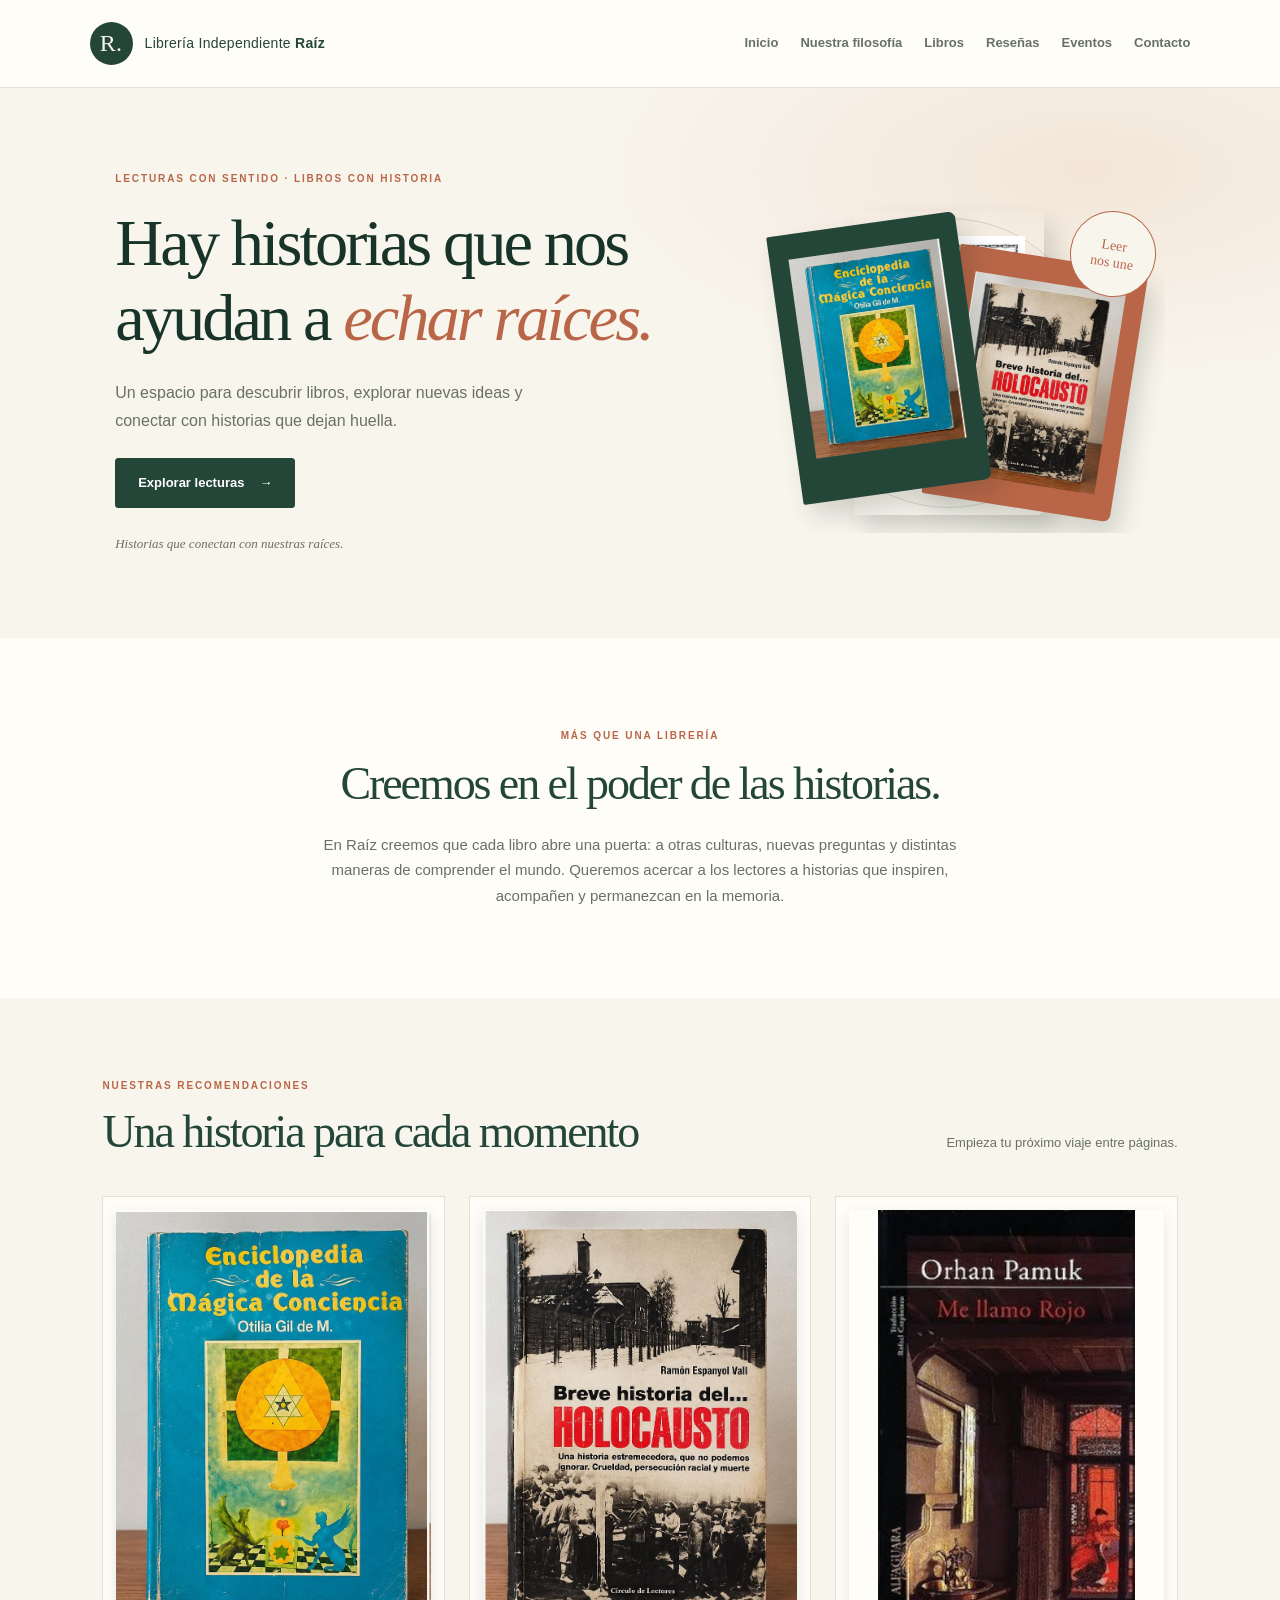
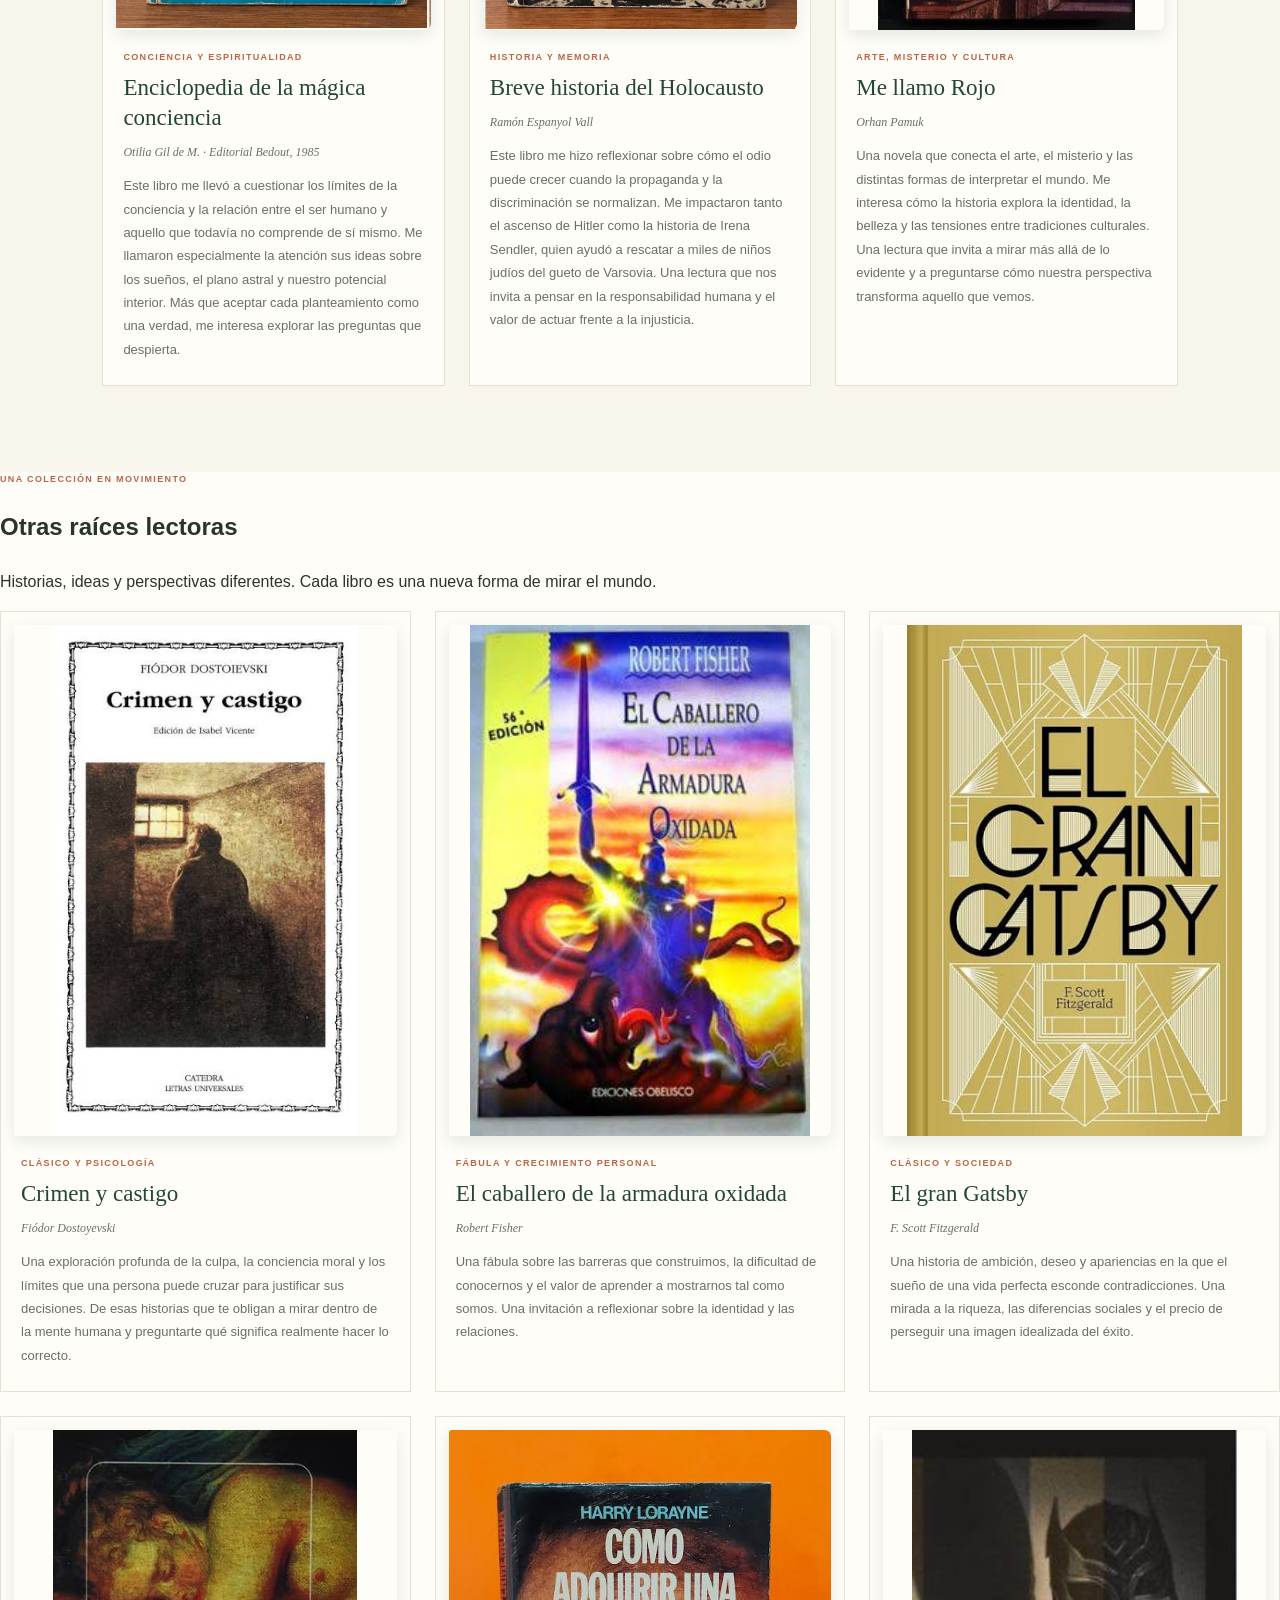
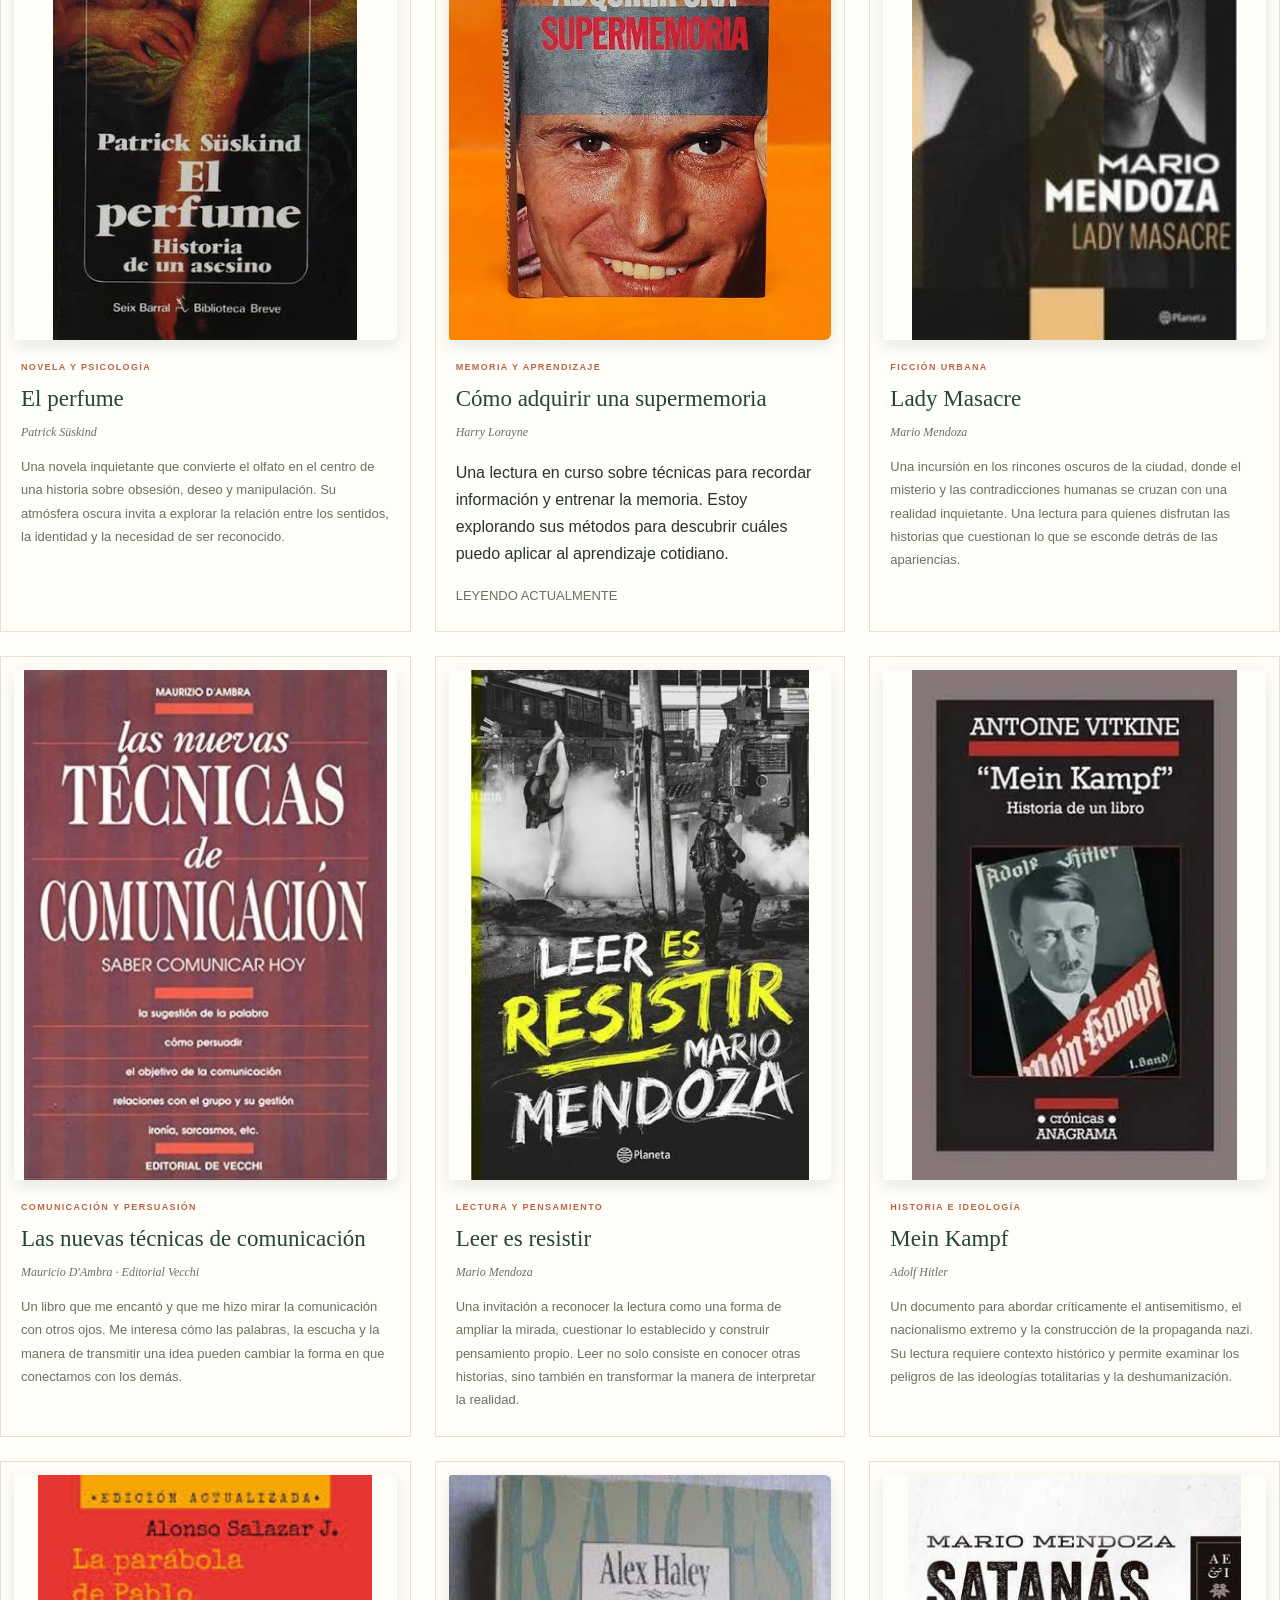
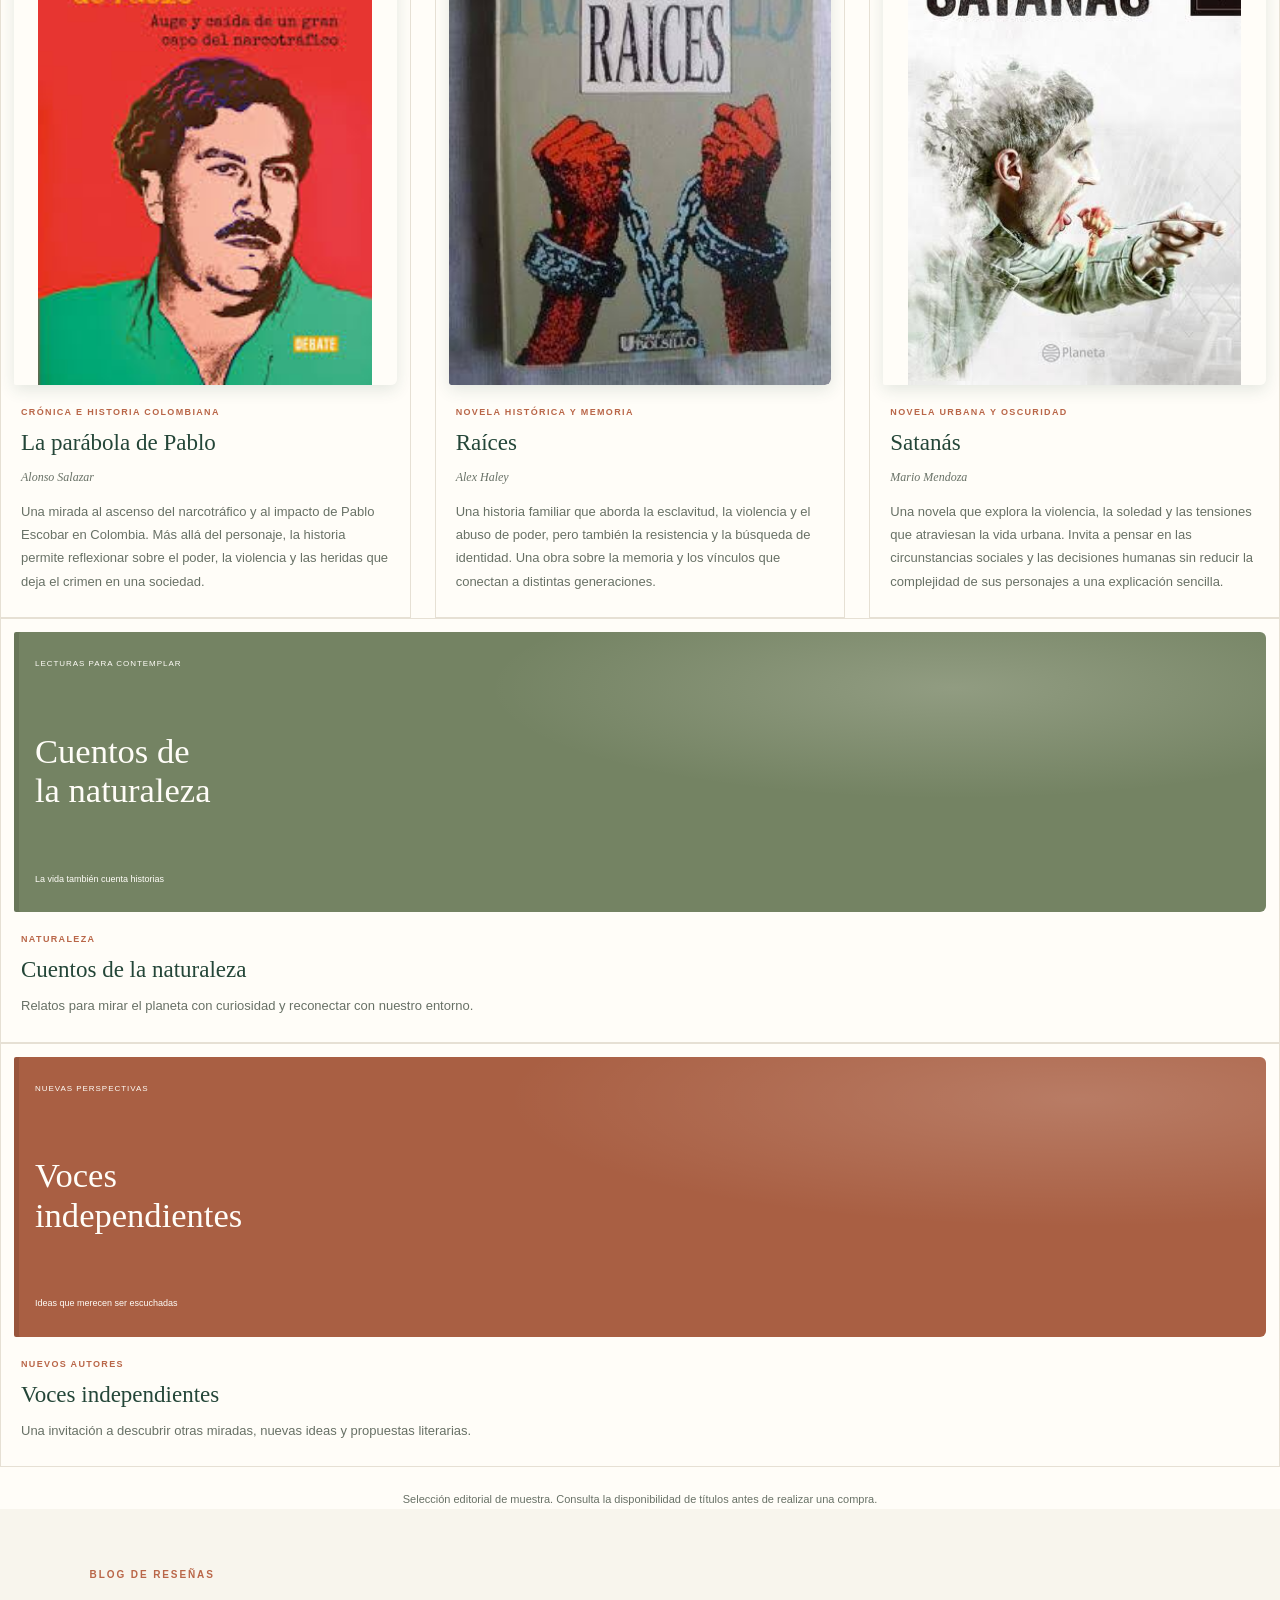
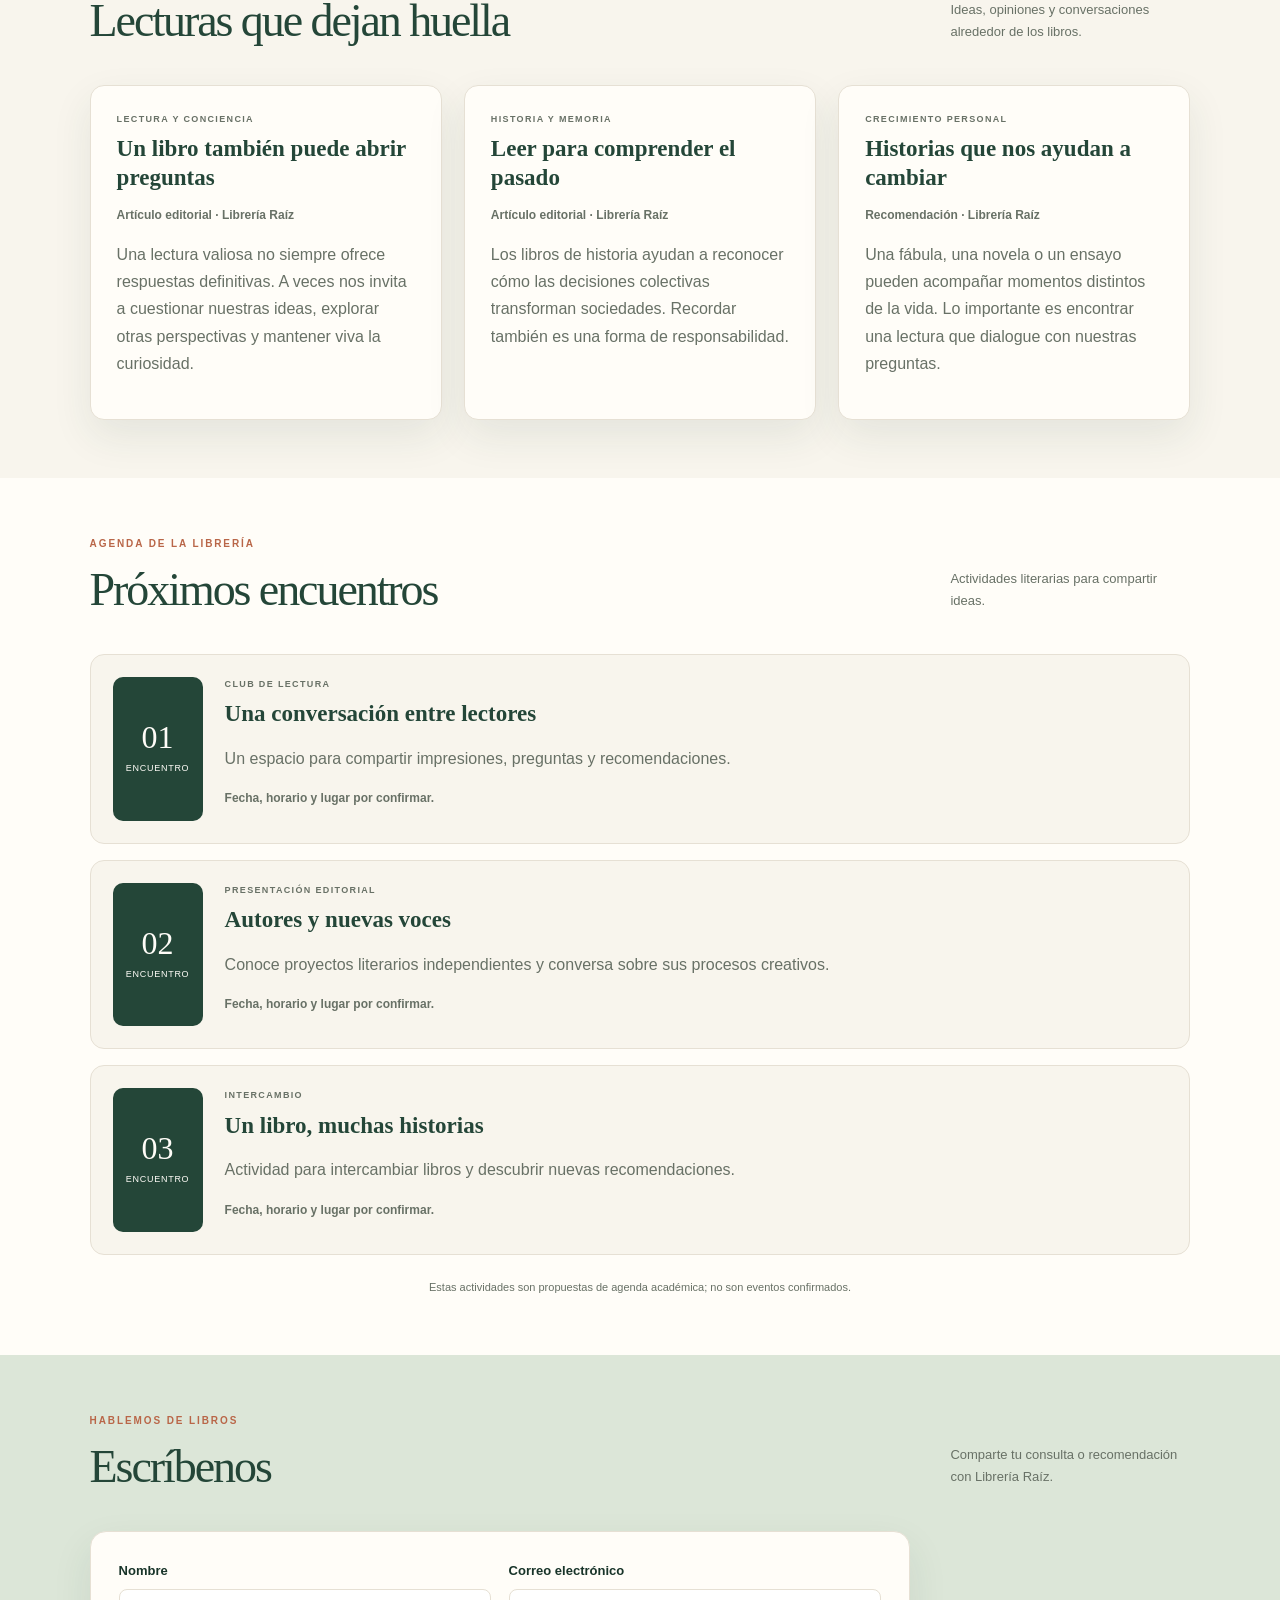
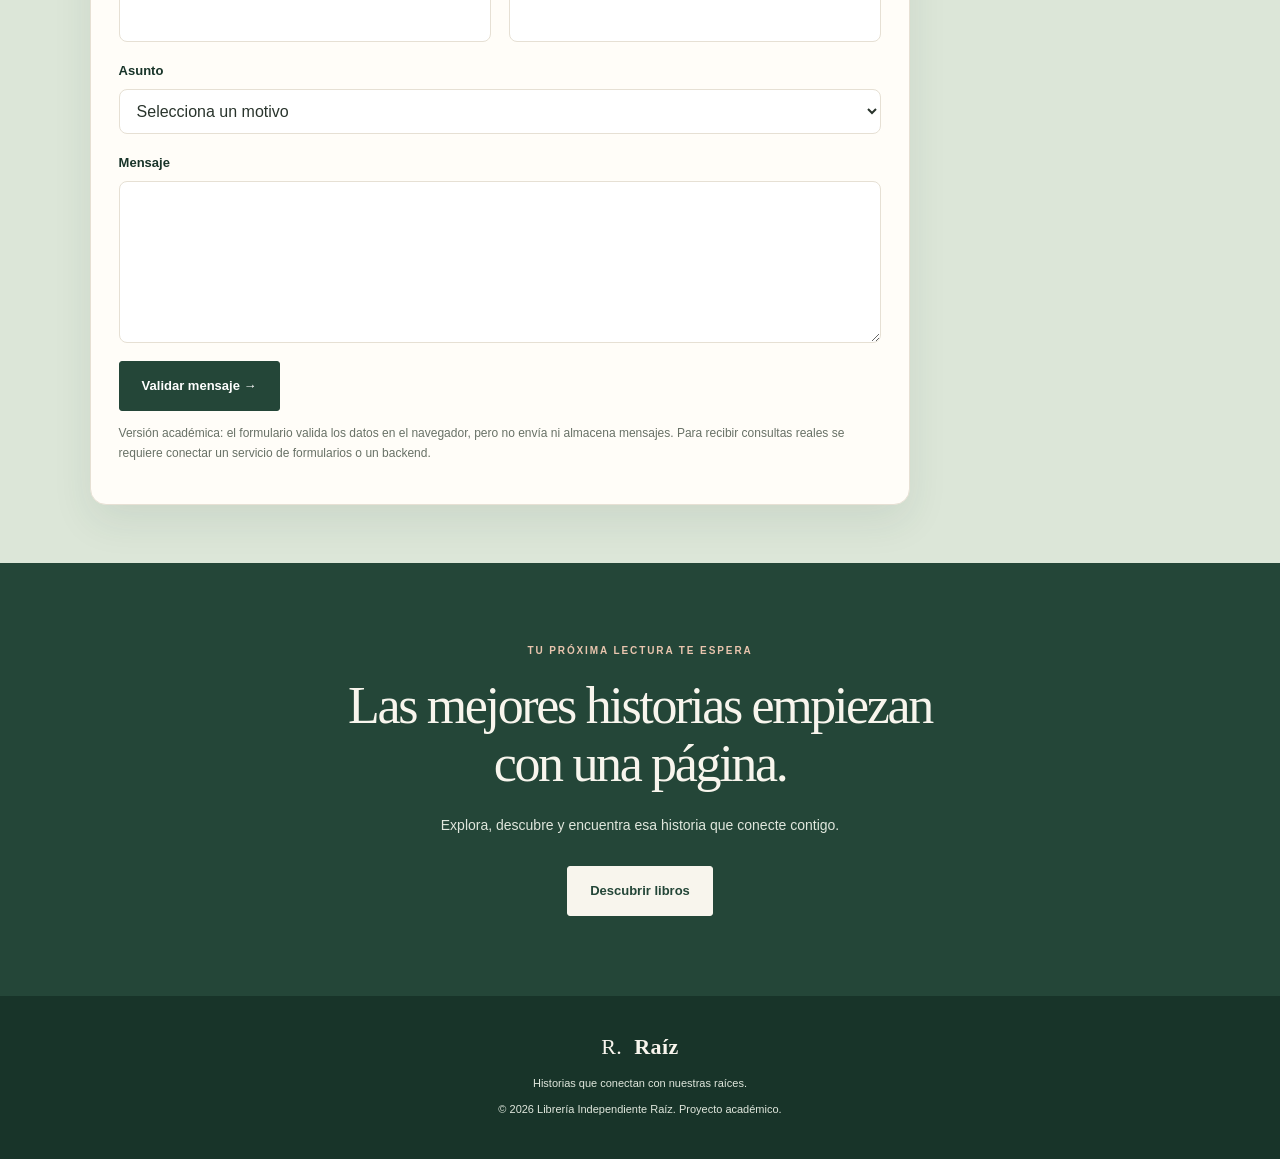
<file: index.html>
<!DOCTYPE html>

<html lang="es">
<head>
<meta charset="utf-8"/>
<meta content="width=device-width, initial-scale=1.0" name="viewport"/>
<meta content="Librería Independiente Raíz: historias, lecturas y autores para conectar con nuestras raíces." name="description"/>
<title>Librería Independiente Raíz</title>
<link href="css/estilos.css" rel="stylesheet"/>
</head>
<body id="inicio"><a class="salto-contenido" href="#contenido-principal">Saltar al contenido</a>
<header class="encabezado">
<a aria-label="Librería Raíz, inicio" class="marca" href="#inicio">
<span aria-hidden="true" class="marca-icono">R.</span>
<span>Librería Independiente <strong>Raíz</strong></span>
</a>
<nav aria-label="Navegación principal" class="navegacion">
<a href="#inicio">Inicio</a>
<a href="#nosotros">Nuestra filosofía</a>
<a href="#catalogo">Libros</a>
<a href="#blog">Reseñas</a><a href="#eventos">Eventos</a><a href="#contacto">Contacto</a>
</nav>
</header>
<main id="contenido-principal">
<section class="bienvenida">
<div class="bienvenida-contenido">
<p class="etiqueta">LECTURAS CON SENTIDO · LIBROS CON HISTORIA</p>
<h1>Hay historias que nos ayudan a <em>echar raíces.</em></h1>
<p class="texto-intro">
                    Un espacio para descubrir libros, explorar nuevas ideas
                    y conectar con historias que dejan huella.
                </p>
<a class="boton-principal" href="#catalogo">
                    Explorar lecturas <span aria-hidden="true">→</span>
</a>
<p class="lema">Historias que conectan con nuestras raíces.</p>
</div>
<div aria-label="Portadas de libros recomendados" class="ilustracion-libros">
<div class="libro-visual libro-uno">
<img alt="Portada de Enciclopedia de la mágica conciencia" src="img/enciclopedia-magica-conciencia.jpeg"/>
</div>
<div class="libro-visual libro-dos">
<img alt="Portada de Breve historia del Holocausto" src="img/breve-historia-holocausto.jpeg"/>
</div>
<div class="libro-visual libro-tres">
<img alt="Portada de Crimen y castigo, de Fiódor Dostoyevski" src="img/crimen-y-castigo.jpg"/>
</div>
<div class="sello">Leer<br/>nos une</div>
</div>
</section>
<section class="filosofia" id="nosotros">
<p class="etiqueta">MÁS QUE UNA LIBRERÍA</p>
<h2>Creemos en el poder de las historias.</h2>
<p>
                En Raíz creemos que cada libro abre una puerta: a otras culturas,
                nuevas preguntas y distintas maneras de comprender el mundo.
                Queremos acercar a los lectores a historias que inspiren,
                acompañen y permanezcan en la memoria.
            </p>
</section>
<section class="catalogo" id="catalogo">
<div class="titulo-seccion">
<div>
<p class="etiqueta">NUESTRAS RECOMENDACIONES</p>
<h2>Una historia para cada momento</h2>
</div>
<p>Empieza tu próximo viaje entre páginas.</p>
</div>
<div class="libros-grid">
<article class="libro">
<div class="portada">
<img alt="Portada de Enciclopedia de la mágica conciencia, de Otilia Gil de M." loading="lazy" src="img/enciclopedia-magica-conciencia.jpeg"/>
</div>
<div class="libro-info">
<p class="categoria">CONCIENCIA Y ESPIRITUALIDAD</p>
<h3>Enciclopedia de la mágica conciencia</h3>
<p class="autor">Otilia Gil de M. · Editorial Bedout, 1985</p>
<p>
                Este libro me llevó a cuestionar los límites de la conciencia
                y la relación entre el ser humano y aquello que todavía no
                comprende de sí mismo. Me llamaron especialmente la atención
                sus ideas sobre los sueños, el plano astral y nuestro potencial
                interior. Más que aceptar cada planteamiento como una verdad,
                me interesa explorar las preguntas que despierta.
            </p>
</div>
</article>
<article class="libro">
<div class="portada">
<img alt="Portada de Breve historia del Holocausto, de Ramón Espanyol Vall" loading="lazy" src="img/breve-historia-holocausto.jpeg"/>
</div>
<div class="libro-info">
<p class="categoria">HISTORIA Y MEMORIA</p>
<h3>Breve historia del Holocausto</h3>
<p class="autor">Ramón Espanyol Vall</p>
<p>
                Este libro me hizo reflexionar sobre cómo el odio puede crecer
                cuando la propaganda y la discriminación se normalizan. Me
                impactaron tanto el ascenso de Hitler como la historia de
                Irena Sendler, quien ayudó a rescatar a miles de niños judíos
                del gueto de Varsovia. Una lectura que nos invita a pensar
                en la responsabilidad humana y el valor de actuar frente
                a la injusticia.
            </p>
</div>
</article>
<article class="libro">
<div class="portada">
<img alt="Portada de Me llamo Rojo, de Orhan Pamuk" loading="lazy" src="img/me-llamo-rojo.jpg"/>
</div>
<div class="libro-info">
<p class="categoria">ARTE, MISTERIO Y CULTURA</p>
<h3>Me llamo Rojo</h3>
<p class="autor">Orhan Pamuk</p>
<p>
                Una novela que conecta el arte, el misterio y las distintas
                formas de interpretar el mundo. Me interesa cómo la historia
                explora la identidad, la belleza y las tensiones entre
                tradiciones culturales. Una lectura que invita a mirar más
                allá de lo evidente y a preguntarse cómo nuestra perspectiva
                transforma aquello que vemos.
            </p>
</div>
</article>
</div>
</section>
<section class="catalogo-secundario" id="otras-lecturas">
<div class="seccion-encabezado">
<p class="categoria">UNA COLECCIÓN EN MOVIMIENTO</p>
<h2>Otras raíces lectoras</h2>
<p>
            Historias, ideas y perspectivas diferentes.
            Cada libro es una nueva forma de mirar el mundo.
        </p>
</div>
<div class="libros-grid">
<article class="libro">
<div class="portada">
<img alt="Crimen y castigo, de Fiódor Dostoyevski" loading="lazy" src="img/crimen-y-castigo.jpg"/>
</div>
<div class="libro-info">
<p class="categoria">CLÁSICO Y PSICOLOGÍA</p>
<h3>Crimen y castigo</h3>
<p class="autor">Fiódor Dostoyevski</p>
<p>
                    Una exploración profunda de la culpa, la conciencia
                    moral y los límites que una persona puede cruzar
                    para justificar sus decisiones. De esas historias
                    que te obligan a mirar dentro de la mente humana
                    y preguntarte qué significa realmente hacer lo correcto.
                </p>
</div>
</article>
<article class="libro">
<div class="portada">
<img alt="El caballero de la armadura oxidada, de Robert Fisher" loading="lazy" src="img/el-caballero.jpg"/>
</div>
<div class="libro-info">
<p class="categoria">FÁBULA Y CRECIMIENTO PERSONAL</p>
<h3>El caballero de la armadura oxidada</h3>
<p class="autor">Robert Fisher</p>
<p>
                    Una fábula sobre las barreras que construimos,
                    la dificultad de conocernos y el valor de aprender
                    a mostrarnos tal como somos. Una invitación a
                    reflexionar sobre la identidad y las relaciones.
                </p>
</div>
</article>
<article class="libro">
<div class="portada">
<img alt="El gran Gatsby, de F. Scott Fitzgerald" loading="lazy" src="img/el-gran-gatsby.jpg"/>
</div>
<div class="libro-info">
<p class="categoria">CLÁSICO Y SOCIEDAD</p>
<h3>El gran Gatsby</h3>
<p class="autor">F. Scott Fitzgerald</p>
<p>
                    Una historia de ambición, deseo y apariencias
                    en la que el sueño de una vida perfecta esconde
                    contradicciones. Una mirada a la riqueza,
                    las diferencias sociales y el precio de perseguir
                    una imagen idealizada del éxito.
                </p>
</div>
</article>
<article class="libro">
<div class="portada">
<img alt="El perfume, de Patrick Süskind" loading="lazy" src="img/el-perfume.jpg"/>
</div>
<div class="libro-info">
<p class="categoria">NOVELA Y PSICOLOGÍA</p>
<h3>El perfume</h3>
<p class="autor">Patrick Süskind</p>
<p>
                    Una novela inquietante que convierte el olfato
                    en el centro de una historia sobre obsesión,
                    deseo y manipulación. Su atmósfera oscura invita
                    a explorar la relación entre los sentidos,
                    la identidad y la necesidad de ser reconocido.
                </p>
</div>
</article>
<article class="libro">
<div class="portada">
<img alt="Cómo adquirir una supermemoria, de Harry Lorayne" loading="lazy" src="img/harry-lorayne.jpg"/>
</div>
<div class="libro-info">
<p class="categoria">MEMORIA Y APRENDIZAJE</p>
<h3>Cómo adquirir una supermemoria</h3>
<p class="autor">Harry Lorayne</p>
<p>
                    Una lectura en curso sobre técnicas para recordar
                    información y entrenar la memoria. Estoy explorando
                    sus métodos para descubrir cuáles puedo aplicar
                    al aprendizaje cotidiano.
                </p>
<p class="estado-lectura">LEYENDO ACTUALMENTE</p>
</div>
</article>
<article class="libro">
<div class="portada">
<img alt="Lady Masacre, de Mario Mendoza" loading="lazy" src="img/lady-masacre.jpg"/>
</div>
<div class="libro-info">
<p class="categoria">FICCIÓN URBANA</p>
<h3>Lady Masacre</h3>
<p class="autor">Mario Mendoza</p>
<p>
                    Una incursión en los rincones oscuros de la ciudad,
                    donde el misterio y las contradicciones humanas
                    se cruzan con una realidad inquietante. Una lectura
                    para quienes disfrutan las historias que cuestionan
                    lo que se esconde detrás de las apariencias.
                </p>
</div>
</article>
<article class="libro">
<div class="portada">
<img alt="Las nuevas técnicas de comunicación, de Mauricio D'Ambra" loading="lazy" src="img/las-nuevas-tecnicas-de-comunicacion.jpg"/>
</div>
<div class="libro-info">
<p class="categoria">COMUNICACIÓN Y PERSUASIÓN</p>
<h3>Las nuevas técnicas de comunicación</h3>
<p class="autor">Mauricio D'Ambra · Editorial Vecchi</p>
<p>
                    Un libro que me encantó y que me hizo mirar
                    la comunicación con otros ojos. Me interesa
                    cómo las palabras, la escucha y la manera de
                    transmitir una idea pueden cambiar la forma
                    en que conectamos con los demás.
                </p>
</div>
</article>
<article class="libro">
<div class="portada">
<img alt="Leer es resistir, de Mario Mendoza" loading="lazy" src="img/leer-es-resistir.jpg"/>
</div>
<div class="libro-info">
<p class="categoria">LECTURA Y PENSAMIENTO</p>
<h3>Leer es resistir</h3>
<p class="autor">Mario Mendoza</p>
<p>
                    Una invitación a reconocer la lectura como una
                    forma de ampliar la mirada, cuestionar lo establecido
                    y construir pensamiento propio. Leer no solo
                    consiste en conocer otras historias, sino también
                    en transformar la manera de interpretar la realidad.
                </p>
</div>
</article>
<article class="libro">
<div class="portada">
<img alt="Mein Kampf, de Adolf Hitler" loading="lazy" src="img/mein-kampf.jpg"/>
</div>
<div class="libro-info">
<p class="categoria">HISTORIA E IDEOLOGÍA</p>
<h3>Mein Kampf</h3>
<p class="autor">Adolf Hitler</p>
<p>
                    Un documento para abordar críticamente el
                    antisemitismo, el nacionalismo extremo y la
                    construcción de la propaganda nazi. Su lectura
                    requiere contexto histórico y permite examinar
                    los peligros de las ideologías totalitarias
                    y la deshumanización.
                </p>
</div>
</article>
<article class="libro">
<div class="portada">
<img alt="La parábola de Pablo, de Alonso Salazar" loading="lazy" src="img/parabola-de-pablo.jpg"/>
</div>
<div class="libro-info">
<p class="categoria">CRÓNICA E HISTORIA COLOMBIANA</p>
<h3>La parábola de Pablo</h3>
<p class="autor">Alonso Salazar</p>
<p>
                    Una mirada al ascenso del narcotráfico y al
                    impacto de Pablo Escobar en Colombia. Más allá
                    del personaje, la historia permite reflexionar
                    sobre el poder, la violencia y las heridas
                    que deja el crimen en una sociedad.
                </p>
</div>
</article>
<article class="libro">
<div class="portada">
<img alt="Raíces, de Alex Haley" loading="lazy" src="img/raices.jpg"/>
</div>
<div class="libro-info">
<p class="categoria">NOVELA HISTÓRICA Y MEMORIA</p>
<h3>Raíces</h3>
<p class="autor">Alex Haley</p>
<p>
                    Una historia familiar que aborda la esclavitud,
                    la violencia y el abuso de poder, pero también
                    la resistencia y la búsqueda de identidad.
                    Una obra sobre la memoria y los vínculos
                    que conectan a distintas generaciones.
                </p>
</div>
</article>
<article class="libro">
<div class="portada">
<img alt="Satanás, de Mario Mendoza" loading="lazy" src="img/satanas.jpg"/>
</div>
<div class="libro-info">
<p class="categoria">NOVELA URBANA Y OSCURIDAD</p>
<h3>Satanás</h3>
<p class="autor">Mario Mendoza</p>
<p>
                    Una novela que explora la violencia, la soledad
                    y las tensiones que atraviesan la vida urbana.
                    Invita a pensar en las circunstancias sociales
                    y las decisiones humanas sin reducir la complejidad
                    de sus personajes a una explicación sencilla.
                </p>
</div>
</article>
</div>
</section>
<article class="libro">
<div aria-hidden="true" class="portada portada-dos">
<span>LECTURAS PARA CONTEMPLAR</span>
<strong>Cuentos de<br/>la naturaleza</strong>
<small>La vida también cuenta historias</small>
</div>
<div class="libro-info">
<p class="categoria">NATURALEZA</p>
<h3>Cuentos de la naturaleza</h3>
<p>Relatos para mirar el planeta con curiosidad y reconectar con nuestro entorno.</p>
</div>
</article>
<article class="libro">
<div aria-hidden="true" class="portada portada-tres">
<span>NUEVAS PERSPECTIVAS</span>
<strong>Voces<br/>independientes</strong>
<small>Ideas que merecen ser escuchadas</small>
</div>
<div class="libro-info">
<p class="categoria">NUEVOS AUTORES</p>
<h3>Voces independientes</h3>
<p>Una invitación a descubrir otras miradas, nuevas ideas y propuestas literarias.</p>
</div>
</article>

<p class="nota-catalogo">
                Selección editorial de muestra. Consulta la disponibilidad de títulos
                antes de realizar una compra.
            </p>

<section aria-labelledby="titulo-blog" class="blog" id="blog">
<div class="titulo-seccion">
<div><p class="etiqueta">BLOG DE RESEÑAS</p><h2 id="titulo-blog">Lecturas que dejan huella</h2></div>
<p>Ideas, opiniones y conversaciones alrededor de los libros.</p>
</div>
<div class="blog-grid">
<article class="entrada-blog"><p class="categoria">LECTURA Y CONCIENCIA</p><h3>Un libro también puede abrir preguntas</h3><p class="fecha-publicacion">Artículo editorial · Librería Raíz</p><p>Una lectura valiosa no siempre ofrece respuestas definitivas. A veces nos invita a cuestionar nuestras ideas, explorar otras perspectivas y mantener viva la curiosidad.</p></article>
<article class="entrada-blog"><p class="categoria">HISTORIA Y MEMORIA</p><h3>Leer para comprender el pasado</h3><p class="fecha-publicacion">Artículo editorial · Librería Raíz</p><p>Los libros de historia ayudan a reconocer cómo las decisiones colectivas transforman sociedades. Recordar también es una forma de responsabilidad.</p></article>
<article class="entrada-blog"><p class="categoria">CRECIMIENTO PERSONAL</p><h3>Historias que nos ayudan a cambiar</h3><p class="fecha-publicacion">Recomendación · Librería Raíz</p><p>Una fábula, una novela o un ensayo pueden acompañar momentos distintos de la vida. Lo importante es encontrar una lectura que dialogue con nuestras preguntas.</p></article>
</div>
</section><section aria-labelledby="titulo-eventos" class="eventos" id="eventos">
<div class="titulo-seccion"><div><p class="etiqueta">AGENDA DE LA LIBRERÍA</p><h2 id="titulo-eventos">Próximos encuentros</h2></div><p>Actividades literarias para compartir ideas.</p></div>
<div class="eventos-lista">
<article class="evento"><div class="fecha-evento"><span>01</span><small>ENCUENTRO</small></div><div><p class="categoria">CLUB DE LECTURA</p><h3>Una conversación entre lectores</h3><p>Un espacio para compartir impresiones, preguntas y recomendaciones.</p><p class="detalle-evento">Fecha, horario y lugar por confirmar.</p></div></article>
<article class="evento"><div class="fecha-evento"><span>02</span><small>ENCUENTRO</small></div><div><p class="categoria">PRESENTACIÓN EDITORIAL</p><h3>Autores y nuevas voces</h3><p>Conoce proyectos literarios independientes y conversa sobre sus procesos creativos.</p><p class="detalle-evento">Fecha, horario y lugar por confirmar.</p></div></article>
<article class="evento"><div class="fecha-evento"><span>03</span><small>ENCUENTRO</small></div><div><p class="categoria">INTERCAMBIO</p><h3>Un libro, muchas historias</h3><p>Actividad para intercambiar libros y descubrir nuevas recomendaciones.</p><p class="detalle-evento">Fecha, horario y lugar por confirmar.</p></div></article>
</div>
<p class="nota-catalogo">Estas actividades son propuestas de agenda académica; no son eventos confirmados.</p>
</section><section aria-labelledby="titulo-contacto" class="contacto-formulario" id="contacto">
<div class="titulo-seccion"><div><p class="etiqueta">HABLEMOS DE LIBROS</p><h2 id="titulo-contacto">Escríbenos</h2></div><p>Comparte tu consulta o recomendación con Librería Raíz.</p></div>
<form class="form-contacto" id="form-contacto">
<div class="campo-formulario"><label for="nombre">Nombre</label><input autocomplete="name" id="nombre" maxlength="80" name="nombre" required="" type="text"/></div>
<div class="campo-formulario"><label for="correo">Correo electrónico</label><input autocomplete="email" id="correo" maxlength="120" name="correo" required="" type="email"/></div>
<div class="campo-formulario campo-completo"><label for="asunto">Asunto</label><select id="asunto" name="asunto" required=""><option value="">Selecciona un motivo</option><option>Consulta sobre un libro</option><option>Recomendación literaria</option><option>Información sobre eventos</option><option>Otra consulta</option></select></div>
<div class="campo-formulario campo-completo"><label for="mensaje">Mensaje</label><textarea id="mensaje" maxlength="1000" name="mensaje" required="" rows="5"></textarea></div>
<div class="campo-completo"><button class="boton-principal" type="submit">Validar mensaje →</button><p class="aviso-formulario">Versión académica: el formulario valida los datos en el navegador, pero no envía ni almacena mensajes. Para recibir consultas reales se requiere conectar un servicio de formularios o un backend.</p><p aria-live="polite" class="estado-formulario" id="estado-formulario" role="status"></p></div>
</form>
</section><section class="cierre" id="cierre">
<p class="etiqueta">TU PRÓXIMA LECTURA TE ESPERA</p>
<h2>Las mejores historias empiezan con una página.</h2>
<p>Explora, descubre y encuentra esa historia que conecte contigo.</p>
<a class="boton-secundario" href="#catalogo">Descubrir libros</a>
</section>
</main>
<footer class="pie-pagina">
<a class="marca marca-footer" href="#inicio">R. <strong>Raíz</strong></a>
<p>Historias que conectan con nuestras raíces.</p>
<p>© 2026 Librería Independiente Raíz. Proyecto académico.</p>
</footer>
<script>
const formularioContacto = document.getElementById("form-contacto");
const estadoFormulario = document.getElementById("estado-formulario");
formularioContacto.addEventListener("submit", function (evento) {
  evento.preventDefault();
  if (!formularioContacto.checkValidity()) { formularioContacto.reportValidity(); return; }
  const nombre = document.getElementById("nombre").value.trim();
  estadoFormulario.textContent = "Gracias, " + nombre + ". Los datos fueron validados en esta demostración. El formulario aún no envía mensajes.";
  formularioContacto.reset();
});
</script></body>
</html>
</file>
<file: css/estilos.css>
/* ========================================
   LIBRERÍA INDEPENDIENTE RAÍZ
   Identidad editorial: bosque, papel y tierra
   ======================================== */

:root {
    --verde: #244638;
    --verde-oscuro: #183429;
    --verde-suave: #dce6d8;
    --crema: #f8f5ed;
    --papel: #fffdf8;
    --terracota: #b96648;
    --terracota-claro: #e9c5ae;
    --texto: #29342c;
    --texto-suave: #687166;
    --borde: #e6e0d4;
    --sombra: 0 16px 40px rgba(36, 70, 56, 0.09);
}

* {
    box-sizing: border-box;
}

html {
    scroll-behavior: smooth;
    scroll-padding-top: 90px;
}

body {
    margin: 0;
    background: var(--papel);
    color: var(--texto);
    font-family: "Trebuchet MS", Arial, sans-serif;
    line-height: 1.7;
}

a {
    color: inherit;
    text-decoration: none;
}

button,
a {
    -webkit-tap-highlight-color: transparent;
}

a:focus-visible {
    outline: 3px solid var(--terracota);
    outline-offset: 4px;
}

/* ENCABEZADO */

.encabezado {
    min-height: 88px;
    padding: 18px 7%;
    display: flex;
    align-items: center;
    justify-content: space-between;
    gap: 28px;
    background: var(--papel);
    border-bottom: 1px solid var(--borde);
}

.marca {
    display: flex;
    align-items: center;
    gap: 12px;
    color: var(--verde);
    font-size: 14px;
    letter-spacing: 0.02em;
}

.marca strong {
    font-weight: 800;
}

.marca-icono {
    width: 43px;
    height: 43px;
    display: grid;
    place-items: center;
    border-radius: 50%;
    background: var(--verde);
    color: var(--crema);
    font-family: Georgia, serif;
    font-size: 24px;
}

.navegacion {
    display: flex;
    align-items: center;
    justify-content: flex-end;
    gap: 30px;
}

.navegacion a {
    color: var(--texto-suave);
    font-size: 13px;
    font-weight: 700;
    transition: color 0.2s ease;
}

.navegacion a:hover {
    color: var(--terracota);
}

/* PORTADA PRINCIPAL */

.bienvenida {
    position: relative;
    overflow: hidden;
    min-height: 550px;
    padding: 76px 9%;
    display: grid;
    grid-template-columns: 1.15fr 0.85fr;
    align-items: center;
    gap: 55px;
    background:
        radial-gradient(ellipse at 85% 15%, rgba(233, 197, 174, 0.32), transparent 32%),
        var(--crema);
}

.bienvenida-contenido {
    max-width: 620px;
    position: relative;
    z-index: 1;
}

.etiqueta {
    margin: 0 0 18px;
    color: var(--terracota);
    font-size: 10px;
    font-weight: 800;
    letter-spacing: 0.19em;
    line-height: 1.6;
}

.bienvenida h1,
.filosofia h2,
.titulo-seccion h2,
.cierre h2 {
    margin: 0;
    font-family: Georgia, "Times New Roman", serif;
    font-weight: 500;
    letter-spacing: -0.045em;
    line-height: 1.13;
}

.bienvenida h1 {
    max-width: 620px;
    color: var(--verde-oscuro);
    font-size: clamp(42px, 5.2vw, 69px);
}

.bienvenida h1 em {
    color: var(--terracota);
    font-weight: 400;
}

.texto-intro {
    max-width: 450px;
    margin: 24px 0;
    color: var(--texto-suave);
    font-size: 16px;
}

.boton-principal,
.boton-secundario {
    min-height: 50px;
    padding: 13px 22px;
    display: inline-flex;
    justify-content: center;
    align-items: center;
    gap: 15px;
    background: var(--verde);
    color: white;
    border: 1px solid var(--verde);
    border-radius: 3px;
    font-size: 13px;
    font-weight: 700;
    transition: background 0.2s ease, transform 0.2s ease;
}

.boton-principal:hover,
.boton-secundario:hover {
    background: var(--verde-oscuro);
    transform: translateY(-2px);
}

.lema {
    margin: 25px 0 0;
    color: var(--texto-suave);
    font-family: Georgia, serif;
    font-size: 13px;
    font-style: italic;
}

/* ILUSTRACIÓN EDITORIAL DE LIBROS */

.ilustracion-libros {
    min-height: 340px;
    position: relative;
    display: flex;
    align-items: center;
    justify-content: center;
    isolation: isolate;
}

.ilustracion-libros::before {
    content: "";
    width: 290px;
    height: 290px;
    position: absolute;
    z-index: -1;
    border: 1px solid rgba(36, 70, 56, 0.16);
    border-radius: 50%;
}

.libro-visual {
    position: absolute;
    width: 190px;
    min-height: 270px;
    padding: 25px 19px;
    display: flex;
    flex-direction: column;
    justify-content: space-between;
    box-shadow: 9px 14px 24px rgba(32, 43, 32, 0.17);
}

.libro-visual span {
    font-size: 8px;
    letter-spacing: 0.12em;
}

.libro-visual strong {
    font-family: Georgia, serif;
    font-size: 28px;
    line-height: 1.18;
}

.libro-visual small {
    font-size: 9px;
}

.libro-uno {
    z-index: 2;
    left: 12%;
    top: 30px;
    background: var(--verde);
    color: var(--crema);
    transform: rotate(-8deg);
}

.libro-dos {
    z-index: 1;
    right: 8%;
    bottom: 24px;
    min-height: 240px;
    background: var(--terracota);
    color: white;
    transform: rotate(9deg);
}

.sello {
    position: absolute;
    z-index: 3;
    right: 2%;
    top: 18px;
    width: 86px;
    height: 86px;
    display: grid;
    place-items: center;
    border: 1px solid var(--terracota);
    border-radius: 50%;
    background: var(--crema);
    color: var(--terracota);
    font-family: Georgia, serif;
    font-size: 14px;
    line-height: 1.25;
    text-align: center;
    transform: rotate(9deg);
}

/* FILOSOFÍA */

.filosofia {
    padding: 90px 20px;
    text-align: center;
    background: var(--papel);
}

.filosofia .etiqueta {
    margin-bottom: 14px;
}

.filosofia h2 {
    max-width: 650px;
    margin: 0 auto;
    color: var(--verde);
    font-size: clamp(32px, 4vw, 46px);
}

.filosofia > p:last-child {
    max-width: 680px;
    margin: 22px auto 0;
    color: var(--texto-suave);
    font-size: 15px;
}

/* CATÁLOGO */

.catalogo {
    padding: 80px 8% 86px;
    background: var(--crema);
}

.titulo-seccion {
    margin-bottom: 38px;
    display: flex;
    align-items: flex-end;
    justify-content: space-between;
    gap: 25px;
}

.titulo-seccion .etiqueta {
    margin-bottom: 12px;
}

.titulo-seccion h2 {
    max-width: 580px;
    color: var(--verde);
    font-size: clamp(32px, 4vw, 46px);
}

.titulo-seccion > p {
    max-width: 240px;
    margin: 0 0 4px;
    color: var(--texto-suave);
    font-size: 13px;
}

.libros-grid {
    display: grid;
    grid-template-columns: repeat(3, minmax(0, 1fr));
    gap: 25px;
}

.libro {
    min-width: 0;
    overflow: hidden;
    background: var(--papel);
    border: 1px solid var(--borde);
    transition: transform 0.25s ease, box-shadow 0.25s ease;
}

.libro:hover {
    transform: translateY(-5px);
    box-shadow: var(--sombra);
}

.portada {
    min-height: 270px;
    margin: 13px 13px 0;
    padding: 25px 21px;
    display: flex;
    flex-direction: column;
    align-items: flex-start;
    justify-content: space-between;
    color: white;
    box-shadow: inset 5px 0 rgba(0, 0, 0, 0.08);
}

.portada span {
    font-size: 8px;
    letter-spacing: 0.12em;
}

.portada strong {
    font-family: Georgia, serif;
    font-size: clamp(25px, 2.7vw, 35px);
    font-weight: 500;
    line-height: 1.14;
}

.portada small {
    font-size: 9px;
}

.portada-uno {
    background:
        radial-gradient(ellipse at 85% 15%, rgba(233, 197, 174, 0.25), transparent 40%),
        #375b49;
}

.portada-dos {
    background:
        radial-gradient(ellipse at 75% 20%, rgba(248, 245, 237, 0.22), transparent 35%),
        #748363;
}

.portada-tres {
    background:
        radial-gradient(ellipse at 85% 15%, rgba(255, 255, 255, 0.18), transparent 38%),
        #a95f43;
}

.libro-info {
    padding: 20px 20px 24px;
}

.categoria {
    margin: 0 0 8px;
    color: var(--terracota);
    font-size: 9px;
    font-weight: 800;
    letter-spacing: 0.15em;
}

.libro-info h3 {
    margin: 0 0 9px;
    color: var(--verde);
    font-family: Georgia, serif;
    font-size: 23px;
    font-weight: 500;
    line-height: 1.3;
}

.libro-info > p:last-child {
    margin: 0;
    color: var(--texto-suave);
    font-size: 13px;
    line-height: 1.8;
}

.nota-catalogo {
    margin: 23px 0 0;
    color: var(--texto-suave);
    font-size: 11px;
    text-align: center;
}

/* CIERRE */

.cierre {
    padding: 80px 20px;
    background: var(--verde);
    color: var(--crema);
    text-align: center;
}

.cierre .etiqueta {
    color: var(--terracota-claro);
}

.cierre h2 {
    max-width: 650px;
    margin: 0 auto;
    font-size: clamp(34px, 4.5vw, 52px);
}

.cierre > p:not(.etiqueta) {
    max-width: 500px;
    margin: 20px auto 28px;
    color: #e0e7dd;
    font-size: 14px;
}

.boton-secundario {
    border-color: var(--crema);
    background: var(--crema);
    color: var(--verde);
}

.boton-secundario:hover {
    border-color: white;
    background: white;
    color: var(--verde-oscuro);
}

/* PIE DE PÁGINA */

.pie-pagina {
    padding: 32px 20px;
    background: var(--verde-oscuro);
    color: #e0e7dd;
    text-align: center;
}

.marca-footer {
    justify-content: center;
    color: var(--crema);
    font-family: Georgia, serif;
    font-size: 22px;
}

.pie-pagina p {
    margin: 8px 0;
    font-size: 11px;
}

/* ADAPTACIÓN A TABLETAS Y CELULARES */

@media (max-width: 850px) {
    .encabezado {
        padding: 18px 5%;
        flex-wrap: wrap;
    }

    .navegacion {
        gap: 18px;
    }

    .bienvenida {
        padding: 65px 6%;
        grid-template-columns: 1fr 0.8fr;
        gap: 20px;
    }

    .libro-visual {
        width: 155px;
        min-height: 235px;
        padding: 20px 15px;
    }

    .libro-visual strong {
        font-size: 24px;
    }

    .libros-grid {
        gap: 15px;
    }

    .portada {
        min-height: 230px;
        padding: 19px 15px;
    }

    .libro-info {
        padding: 16px;
    }
}

@media (max-width: 600px) {
    .encabezado {
        padding: 16px 5%;
        justify-content: center;
        gap: 17px;
    }

    .marca {
        font-size: 12px;
    }

    .navegacion {
        width: 100%;
        justify-content: center;
        flex-wrap: wrap;
        gap: 10px 20px;
    }

    .navegacion a {
        font-size: 12px;
    }

    .bienvenida {
        padding: 54px 7% 35px;
        grid-template-columns: 1fr;
        gap: 12px;
    }

    .bienvenida h1 {
        font-size: clamp(39px, 11vw, 53px);
    }

    .texto-intro {
        font-size: 14px;
    }

    .ilustracion-libros {
        min-height: 300px;
        max-width: 360px;
        width: 100%;
        margin: 0 auto;
    }

    .libro-visual {
        width: 165px;
        min-height: 230px;
    }

    .libro-uno {
        left: 9%;
        top: 30px;
    }

    .libro-dos {
        right: 8%;
        bottom: 18px;
    }

    .sello {
        right: 0;
        width: 72px;
        height: 72px;
        font-size: 12px;
    }

    .filosofia {
        padding: 65px 7%;
    }

    .filosofia h2,
    .titulo-seccion h2 {
        font-size: 35px;
    }

    .filosofia > p:last-child {
        font-size: 14px;
    }

    .catalogo {
        padding: 60px 6%;
    }

    .titulo-seccion {
        align-items: flex-start;
        flex-direction: column;
        gap: 12px;
    }

    .libros-grid {
        grid-template-columns: 1fr;
        gap: 24px;
    }

    .portada {
        min-height: 285px;
        padding: 27px;
    }

    .portada strong {
        font-size: 36px;
    }

    .libro-info {
        padding: 20px 22px 25px;
    }

    .cierre {
        padding: 65px 7%;
    }

    .cierre h2 {
        font-size: 37px;
    }
}

/* RESPETO A LAS PREFERENCIAS DE MOVIMIENTO */

@media (prefers-reduced-motion: reduce) {
    html {
        scroll-behavior: auto;
    }

    *,
    *::before,
    *::after {
        transition-duration: 0.01ms !important;
    }
}
/* AJUSTE DE DISTRIBUCIÓN Y PORTADAS - RAÍZ */

*,
*::before,
*::after {
    box-sizing: border-box;
}

html {
    overflow-x: hidden;
}

body {
    width: 100%;
    margin: 0;
    overflow-x: hidden;
}

.encabezado {
    width: 100%;
    display: flex;
    flex-wrap: wrap;
    align-items: center;
    justify-content: space-between;
    gap: 18px;
}

.navegacion {
    display: flex;
    flex-wrap: wrap;
    align-items: center;
    gap: 12px 22px;
}

.bienvenida {
    width: 100%;
    display: grid;
    grid-template-columns: minmax(0, 1.15fr) minmax(280px, 0.85fr);
    align-items: center;
    gap: 32px;
}

.bienvenida-contenido {
    min-width: 0;
}

.bienvenida h1 {
    overflow-wrap: break-word;
}

.ilustracion-libros {
    position: relative;
    width: 100%;
    min-width: 0;
    min-height: 340px;
    overflow: hidden;
}

.libro-visual {
    display: flex;
    flex-direction: column;
    justify-content: space-between;
    overflow: hidden;
    border-radius: 2px 7px 7px 2px;
}

.libro-uno {
    background-color: #244638;
    color: #f8f5ed;
}

.libro-dos {
    background-color: #b96648;
    color: #fffdf8;
}

.libros-grid {
    display: grid;
    grid-template-columns: repeat(3, minmax(0, 1fr));
    align-items: stretch;
    gap: 24px;
}

.libro {
    min-width: 0;
    display: flex;
    flex-direction: column;
    height: 100%;
}

.portada {
    width: calc(100% - 26px);
    min-width: 0;
    min-height: 280px;
    margin: 13px 13px 0;
    display: flex;
    flex-direction: column;
    justify-content: space-between;
    align-items: flex-start;
    overflow: hidden;
    overflow-wrap: anywhere;
    border-radius: 2px 6px 6px 2px;
    box-shadow: inset 5px 0 rgba(0, 0, 0, 0.10);
}

.portada-uno {
    background-color: #375b49;
    color: #fffdf8;
}

.portada-dos {
    background-color: #748363;
    color: #fffdf8;
}

.portada-tres {
    background-color: #a95f43;
    color: #fffdf8;
}

.portada span,
.portada strong,
.portada small {
    position: relative;
    z-index: 1;
    max-width: 100%;
}

.libro-info {
    flex: 1;
    overflow-wrap: break-word;
}

.cierre,
.filosofia,
.catalogo {
    width: 100%;
    scroll-margin-top: 20px;
}

@media (max-width: 760px) {
    .encabezado {
        justify-content: center;
    }

    .navegacion {
        justify-content: center;
    }

    .bienvenida {
        grid-template-columns: minmax(0, 1fr);
        gap: 20px;
    }

    .ilustracion-libros {
        max-width: 390px;
        margin: 0 auto;
    }

    .libros-grid {
        grid-template-columns: minmax(0, 1fr);
        max-width: 430px;
        margin: 0 auto;
    }

    .portada {
        min-height: 300px;
    }

    .titulo-seccion {
        align-items: flex-start;
        flex-direction: column;
    }
}
/* PORTADAS REALES DE LOS LIBROS - RAÍZ */

.portada:has(img) {
    display: block;
    height: auto;
    min-height: 0;
    padding: 0;
    background: var(--papel);
    box-shadow: 0 5px 16px rgba(36, 70, 56, 0.12);
}

.portada img {
    display: block;
    width: 100%;
    height: auto;
    aspect-ratio: 3 / 4;
    object-fit: contain;
    object-position: center;
    background: var(--papel);
    border-radius: 2px 6px 6px 2px;
}

.libro-info .autor {
    margin: 0 0 12px;
    color: var(--texto-suave);
    font-family: Georgia, "Times New Roman", serif;
    font-size: 12px;
    font-style: italic;
}


/* SPRINT DE CIERRE: BLOG, EVENTOS Y FORMULARIO */
.salto-contenido { position:absolute; left:-9999px; top:auto; }
.salto-contenido:focus { left:12px; top:12px; z-index:1000; padding:10px 14px; background:var(--verde-oscuro); color:white; border-radius:8px; }
.blog, .eventos, .contacto-formulario { width:100%; padding:58px 7%; scroll-margin-top:24px; }
.blog { background:var(--crema); }
.eventos { background:var(--papel); }
.contacto-formulario { background:var(--verde-suave); }
.blog-grid { display:grid; grid-template-columns:repeat(3,minmax(0,1fr)); gap:22px; }
.entrada-blog { padding:26px; background:var(--papel); border:1px solid var(--borde); border-radius:14px; box-shadow:var(--sombra); }
.entrada-blog h3, .evento h3 { margin:8px 0 10px; color:var(--verde); font-family:Georgia,"Times New Roman",serif; font-size:23px; line-height:1.25; }
.entrada-blog p, .evento p { color:var(--texto-suave); }
.fecha-publicacion, .detalle-evento { font-size:12px; font-weight:700; }
.eventos-lista { display:grid; gap:16px; }
.evento { display:grid; grid-template-columns:90px 1fr; gap:22px; padding:22px; border:1px solid var(--borde); border-radius:14px; background:var(--crema); }
.fecha-evento { display:flex; flex-direction:column; align-items:center; justify-content:center; min-height:88px; border-radius:10px; background:var(--verde); color:var(--papel); }
.fecha-evento span { font-family:Georgia,"Times New Roman",serif; font-size:32px; line-height:1; }
.fecha-evento small { margin-top:8px; font-size:9px; letter-spacing:.08em; }
.form-contacto { display:grid; grid-template-columns:repeat(2,minmax(0,1fr)); gap:18px; max-width:820px; padding:28px; background:var(--papel); border:1px solid var(--borde); border-radius:16px; box-shadow:var(--sombra); }
.campo-formulario { display:flex; flex-direction:column; gap:7px; }
.campo-completo { grid-column:1 / -1; }
.campo-formulario label { color:var(--verde-oscuro); font-size:13px; font-weight:800; }
.campo-formulario input, .campo-formulario select, .campo-formulario textarea { width:100%; padding:12px 13px; border:1px solid var(--borde); border-radius:8px; background:#fff; color:var(--texto); font:inherit; }
.campo-formulario input:focus, .campo-formulario select:focus, .campo-formulario textarea:focus { outline:3px solid var(--terracota-claro); border-color:var(--terracota); }
.aviso-formulario, .estado-formulario { margin:12px 0 0; color:var(--texto-suave); font-size:12px; }
.estado-formulario { color:var(--verde-oscuro); font-weight:800; }
@media (max-width:760px) { .blog,.eventos,.contacto-formulario { padding:42px 6%; } .blog-grid { grid-template-columns:1fr; } .evento { grid-template-columns:68px 1fr; gap:14px; padding:16px; } .form-contacto { grid-template-columns:1fr; padding:20px; } .campo-completo { grid-column:auto; } }
</file>
